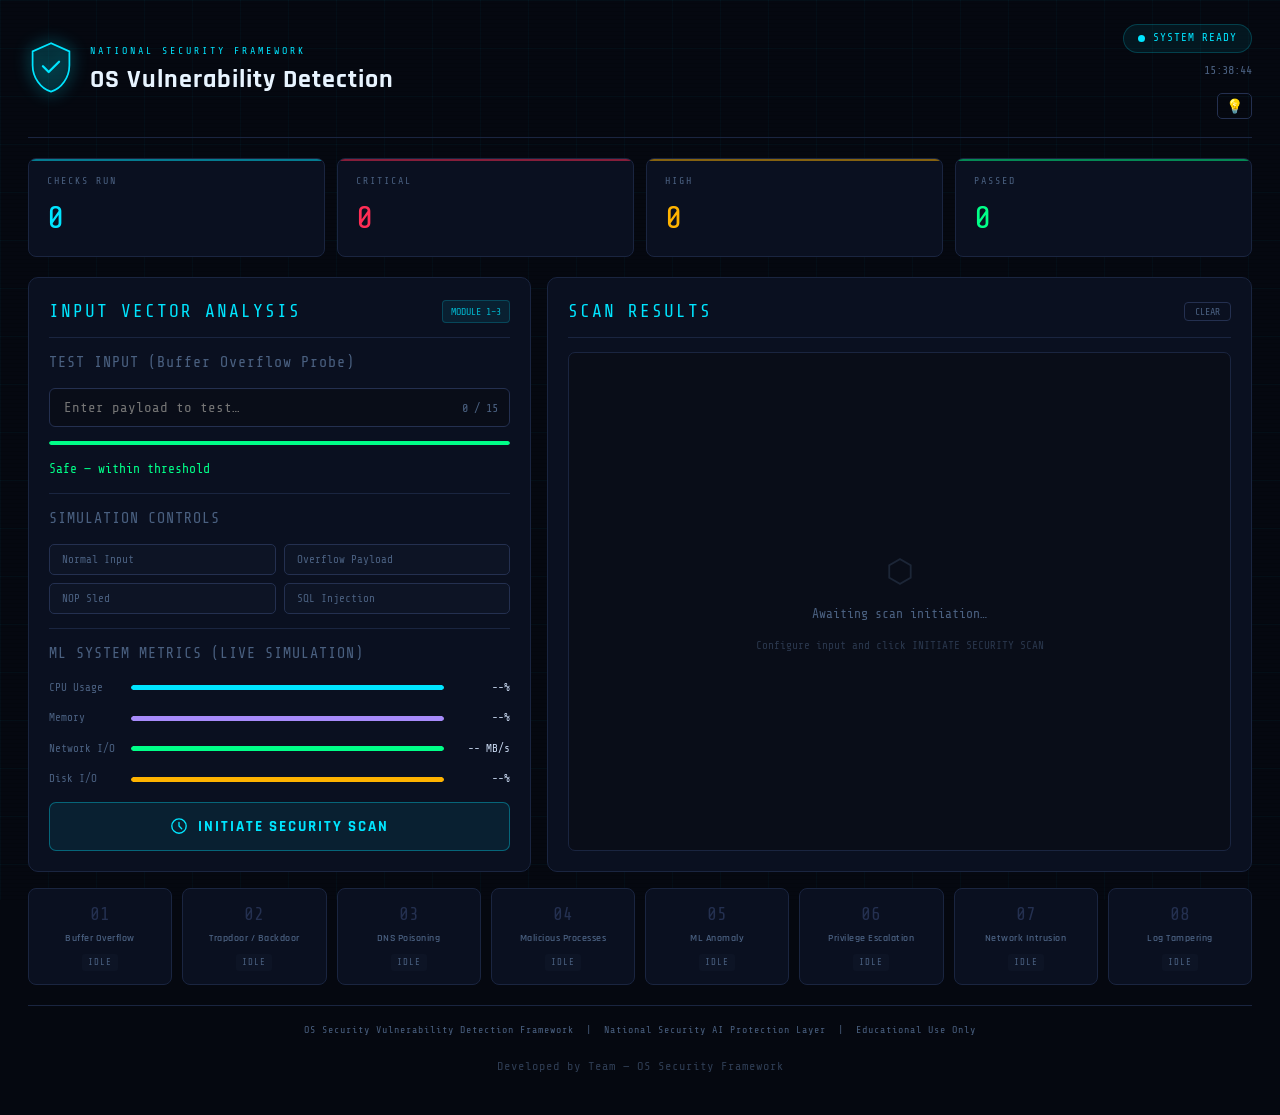
<file: index.html>
<!DOCTYPE html>
<html lang="en">
<head>
<meta charset="UTF-8"/>
<meta name="viewport" content="width=device-width, initial-scale=1.0"/>
<title>OS Security Vulnerability Detection Framework</title>
<link href="https://fonts.googleapis.com/css2?family=Share+Tech+Mono&family=Rajdhani:wght@400;600;700&display=swap" rel="stylesheet"/>
<link rel="stylesheet" href="style.css"/>
</head>
<body>

<!-- Animated grid background -->
<div class="grid-bg"></div>
<div class="scanline"></div>

<div class="wrapper">

<!-- ── HEADER ── -->
<header class="header">
<div class="header-left">
<div class="shield-icon">
<svg viewBox="0 0 40 46" fill="none" xmlns="http://www.w3.org/2000/svg">
<path d="M20 2L4 9v12c0 10.5 6.8 20.3 16 23 9.2-2.7 16-12.5 16-23V9L20 2z" stroke="var(--cyan)" stroke-width="1.5" fill="none"/>
<path d="M20 2L4 9v12c0 10.5 6.8 20.3 16 23 9.2-2.7 16-12.5 16-23V9L20 2z" fill="var(--cyan)" fill-opacity="0.06"/>
<path d="M13 22l5 5 9-9" stroke="var(--cyan)" stroke-width="2" stroke-linecap="round" stroke-linejoin="round"/>
</svg>
</div>
<div>
<div class="header-label">NATIONAL SECURITY FRAMEWORK</div>
<h1 class="header-title">OS Vulnerability Detection</h1>
</div>
</div>
<div class="header-right">
<div class="status-pill" id="statusPill">
<span class="pulse-dot"></span>
<span id="statusText">SYSTEM READY</span>
</div>
<div class="header-time" id="clockEl">--:--:--</div>
<button id="themeToggle" class="theme-btn">💡</button>
</div>
</header>

<!-- ── STAT CARDS ── -->
<div class="stat-grid">
<div class="stat-card" id="statTotal">
<div class="stat-label">CHECKS RUN</div>
<div class="stat-value" id="statTotalVal">0</div>
</div>
<div class="stat-card danger" id="statCrit">
<div class="stat-label">CRITICAL</div>
<div class="stat-value" id="statCritVal">0</div>
</div>
<div class="stat-card warn" id="statHigh">
<div class="stat-label">HIGH</div>
<div class="stat-value" id="statHighVal">0</div>
</div>
<div class="stat-card ok" id="statOk">
<div class="stat-label">PASSED</div>
<div class="stat-value" id="statOkVal">0</div>
</div>
</div>

<!-- ── MAIN GRID ── -->
<div class="main-grid">

<!-- LEFT: Input Panel -->
<div class="panel">
<div class="panel-header">
<span class="panel-title">INPUT VECTOR ANALYSIS</span>
<span class="panel-badge">MODULE 1–3</span>
</div>

<label class="field-label">TEST INPUT (Buffer Overflow Probe)</label>
<div class="input-wrap">
<input type="text" id="userInput" class="main-input" placeholder="Enter payload to test…" autocomplete="off"/>
<div class="input-len" id="inputLen">0 / 15</div>
</div>
<div class="bar-container">
<div class="bar-fill" id="inputBar"></div>
</div>
<div class="hint" id="inputHint">Safe — within threshold</div>

<div class="divider"></div>

<label class="field-label">SIMULATION CONTROLS</label>
<div class="sim-grid">
<button class="sim-btn" onclick="loadPayload('normal')">Normal Input</button>
<button class="sim-btn" onclick="loadPayload('overflow')">Overflow Payload</button>
<button class="sim-btn" onclick="loadPayload('nop')">NOP Sled</button>
<button class="sim-btn" onclick="loadPayload('sql')">SQL Injection</button>
</div>

<div class="divider"></div>

<label class="field-label">ML SYSTEM METRICS (LIVE SIMULATION)</label>
<div class="metric-row">
<span class="metric-label">CPU Usage</span>
<div class="metric-bar"><div class="metric-fill cpu" id="cpuFill"></div></div>
<span class="metric-val" id="cpuVal">--%</span>
</div>
<div class="metric-row">
<span class="metric-label">Memory</span>
<div class="metric-bar"><div class="metric-fill mem" id="memFill"></div></div>
<span class="metric-val" id="memVal">--%</span>
</div>
<div class="metric-row">
<span class="metric-label">Network I/O</span>
<div class="metric-bar"><div class="metric-fill net" id="netFill"></div></div>
<span class="metric-val" id="netVal">-- MB/s</span>
</div>
<div class="metric-row">
<span class="metric-label">Disk I/O</span>
<div class="metric-bar"><div class="metric-fill disk" id="diskFill"></div></div>
<span class="metric-val" id="diskVal">--%</span>
</div>

<button class="scan-btn" id="scanBtn" onclick="runFullScan()">
<svg class="btn-icon" viewBox="0 0 20 20" fill="none">
<circle cx="10" cy="10" r="8" stroke="currentColor" stroke-width="1.5"/>
<path d="M10 6v4l3 3" stroke="currentColor" stroke-width="1.5" stroke-linecap="round"/>
</svg>
INITIATE SECURITY SCAN
</button>
</div>

<!-- RIGHT: Results Panel -->
<div class="panel">
<div class="panel-header">
<span class="panel-title">SCAN RESULTS</span>
<button class="clear-btn" onclick="clearResults()">CLEAR</button>
</div>
<div class="output-box" id="outputBox">
<div class="empty-state">
<div class="empty-icon">⬡</div>
<div>Awaiting scan initiation…</div>
<div style="font-size:11px;margin-top:6px;opacity:0.5">Configure input and click INITIATE SECURITY SCAN</div>
</div>
</div>
</div>

</div><!-- /main-grid -->

<!-- ── MODULE STATUS ROW ── -->
<div class="module-row">
<div class="module-card" id="mod1">
<div class="mod-icon">01</div>
<div class="mod-name">Buffer Overflow</div>
<div class="mod-status" id="mod1s">IDLE</div>
</div>
<div class="module-card" id="mod2">
<div class="mod-icon">02</div>
<div class="mod-name">Trapdoor / Backdoor</div>
<div class="mod-status" id="mod2s">IDLE</div>
</div>
<div class="module-card" id="mod3">
<div class="mod-icon">03</div>
<div class="mod-name">DNS Poisoning</div>
<div class="mod-status" id="mod3s">IDLE</div>
</div>
<div class="module-card" id="mod4">
<div class="mod-icon">04</div>
<div class="mod-name">Malicious Processes</div>
<div class="mod-status" id="mod4s">IDLE</div>
</div>
<div class="module-card" id="mod5">
<div class="mod-icon">05</div>
<div class="mod-name">ML Anomaly</div>
<div class="mod-status" id="mod5s">IDLE</div>
</div>
<div class="module-card" id="mod6">
<div class="mod-icon">06</div>
<div class="mod-name">Privilege Escalation</div>
<div class="mod-status" id="mod6s">IDLE</div>
</div>
<div class="module-card" id="mod7">
<div class="mod-icon">07</div>
<div class="mod-name">Network Intrusion</div>
<div class="mod-status" id="mod7s">IDLE</div>
</div>
<div class="module-card" id="mod8">
<div class="mod-icon">08</div>
<div class="mod-name">Log Tampering</div>
<div class="mod-status" id="mod8s">IDLE</div>
</div>
</div>

<footer class="footer">
OS Security Vulnerability Detection Framework &nbsp;|&nbsp; National Security AI Protection Layer &nbsp;|&nbsp; Educational Use Only
<footer style="text-align:center; margin-top:20px; font-size:12px; opacity:0.6;">
  Developed by Team — OS Security Framework 
</footer>

</footer>

</div><!-- /wrapper -->

<script src="script.js"></script>
<script src="script.js"></script> 
</body>
</html>
</file>
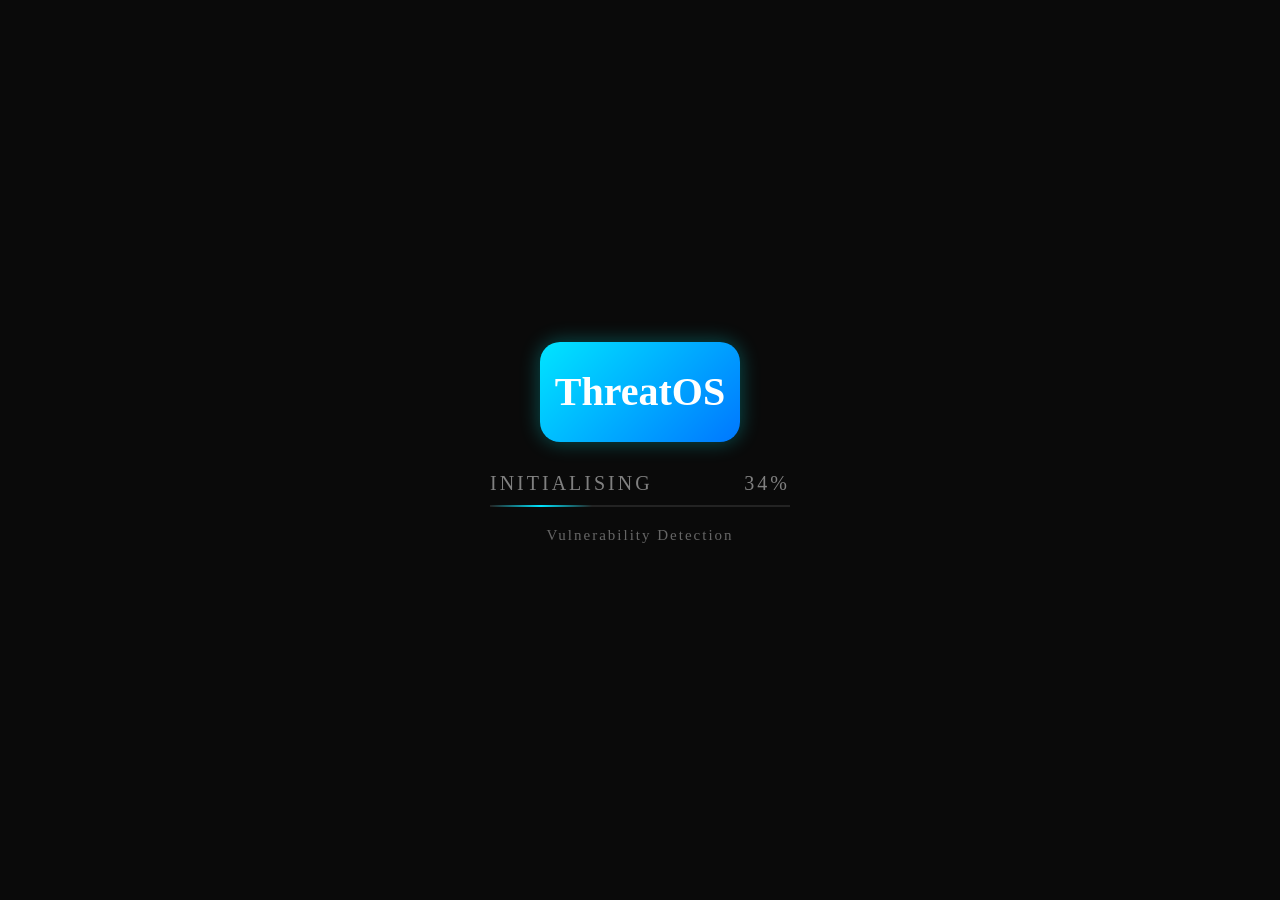
<file: loader.html>
<!DOCTYPE html>
<html lang="en">
<head>
<meta charset="UTF-8">
<title>Preloader</title>

<style>
/* ===== PRELOADER ===== */
#preloader {
  position: fixed;
  inset: 0;
  background: #0a0a0a;
  display: flex;
  align-items: center;
  justify-content: center;
  z-index: 999;
  transition: opacity 0.8s ease;
}

/* CENTER BOX */
.loader-box {
  width: 300px;
  text-align: center;
}

/* LOGO */
.logo {
  width: 200px;
  height: 100px;
  margin: auto;
  border-radius: 20px;
  background: linear-gradient(135deg, #00e5ff, #0077ff);
  color: white;
  font-size: 40px;
  font-weight: bold;
  display: flex;
  align-items: center;
  justify-content: center;
  box-shadow: 0 0 20px rgba(0,255,255,0.3);
  animation: pop 1s ease, glowPulse 2s infinite alternate;
}

/* NEW glow animation */
@keyframes glowPulse {
  from { box-shadow: 0 0 15px rgba(0,255,255,0.2); }
  to   { box-shadow: 0 0 40px rgba(0,255,255,0.6); }
}

/* LOGO ANIMATION */
@keyframes pop {
  from { transform: scale(0.7); opacity: 0; }
  to { transform: scale(1); opacity: 1; }
}

/* TEXT */
.progress-text {
  display: flex;
  justify-content: space-between;
  margin-top: 30px;
  color: gray;
  font-size: 20px;
  letter-spacing: 3px;
}

/* BAR */
.progress-bar {
  height: 2px;
  background: rgba(255,255,255,0.1);
  margin-top: 10px;
  overflow: hidden;
}

#progress-fill {
  height: 100%;
  width: 0%;
  background: linear-gradient(to right, transparent, #00e5ff, transparent);
  transition: width 0.2s linear;
}

/* BOTTOM TEXT */
.bottom-text {
  margin-top: 20px;
  font-size: 15px;
  color: #666;
  letter-spacing: 2px;
}

/* ===== MAIN CONTENT ===== */
#main-content {
  display: none;
  text-align: center;
  margin-top: 100px;
  font-family: Arial;
}
</style>

</head>
<body>

<!-- PRELOADER -->
<div id="preloader">
  <div class="loader-box">

    <div class="logo">ThreatOS</div>

    <div class="progress-text">
      <span>INITIALISING</span>
      <span id="percent">0%</span>
    </div>

    <div class="progress-bar">
      <div id="progress-fill"></div>
    </div>

    <p class="bottom-text">Vulnerability Detection</p>

  </div>
</div>

<!-- MAIN CONTENT -->
<div id="main-content">
  
</div>

<script>
let progress = 0;

const percentText = document.getElementById("percent");
const progressFill = document.getElementById("progress-fill");
const preloader = document.getElementById("preloader");
const mainContent = document.getElementById("main-content");

const interval = setInterval(() => {
  progress++;

  percentText.textContent = progress + "%";
  progressFill.style.width = progress + "%";

  if (progress >= 100) {
    clearInterval(interval);

   setTimeout(() => {
  preloader.style.opacity = "0";

  setTimeout(() => {
    window.location.href = "index.html"; // 🔥 redirect here
  }, 800);

}, 500);
  }

}, 30);
</script>

</body>
</html>
</file>
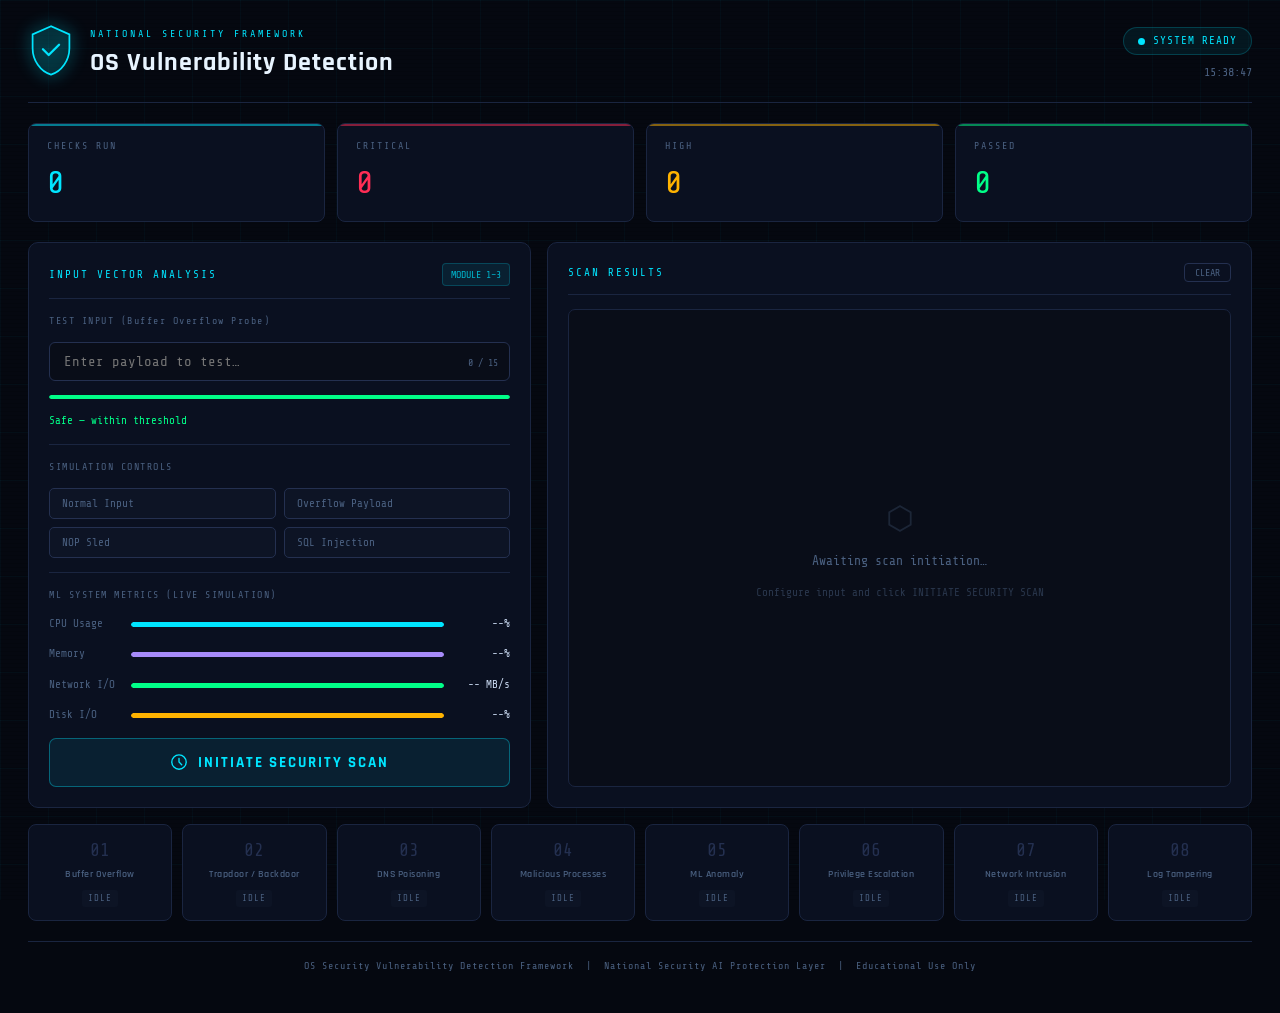
<file: security_framework_single.html>
<!DOCTYPE html>
<html lang="en">
<head>
<meta charset="UTF-8"/>
<meta name="viewport" content="width=device-width, initial-scale=1.0"/>
<title>OS Security Vulnerability Detection Framework</title>
<link href="https://fonts.googleapis.com/css2?family=Share+Tech+Mono&family=Rajdhani:wght@400;600;700&display=swap" rel="stylesheet"/>

<!-- ============================================================
     ALL CSS IS HERE — replaces style.css
     ============================================================ -->
<style>
:root {
  --bg:       #050810;
  --bg2:      #090d18;
  --bg3:      #0d1425;
  --panel:    #0a1020;
  --border:   #1a2540;
  --border2:  #243050;
  --cyan:     #00e5ff;
  --cyan2:    #00b4cc;
  --green:    #00ff88;
  --red:      #ff2d55;
  --amber:    #ffb300;
  --text:     #c8d8f0;
  --muted:    #4a6080;
  --font-mono: 'Share Tech Mono', monospace;
  --font-main: 'Rajdhani', sans-serif;
}

*, *::before, *::after { box-sizing: border-box; margin: 0; padding: 0; }

html, body {
  min-height: 100vh;
  background: var(--bg);
  color: var(--text);
  font-family: var(--font-main);
  font-size: 15px;
  line-height: 1.5;
  overflow-x: hidden;
}

.grid-bg {
  position: fixed; inset: 0; z-index: 0; pointer-events: none;
  background-image:
    linear-gradient(rgba(0,229,255,0.03) 1px, transparent 1px),
    linear-gradient(90deg, rgba(0,229,255,0.03) 1px, transparent 1px);
  background-size: 48px 48px;
  animation: gridScroll 30s linear infinite;
}
@keyframes gridScroll { to { background-position: 0 48px; } }

.scanline {
  position: fixed; inset: 0; z-index: 1; pointer-events: none;
  background: repeating-linear-gradient(
    to bottom, transparent 0px, transparent 3px,
    rgba(0,0,0,0.08) 3px, rgba(0,0,0,0.08) 4px
  );
}

.wrapper {
  position: relative; z-index: 2;
  max-width: 1440px; margin: 0 auto;
  padding: 24px 28px 40px;
}

/* Header */
.header {
  display: flex; align-items: center; justify-content: space-between;
  border-bottom: 1px solid var(--border); padding-bottom: 18px; margin-bottom: 20px;
}
.header-left  { display: flex; align-items: center; gap: 16px; }
.shield-icon  { width: 46px; flex-shrink: 0; }
.shield-icon svg { width: 100%; filter: drop-shadow(0 0 8px var(--cyan)); }
.header-label { font-family: var(--font-mono); font-size: 10px; color: var(--cyan); letter-spacing: 3px; margin-bottom: 2px; }
.header-title { font-size: 26px; font-weight: 700; letter-spacing: 1px; color: #e8f4ff; }
.header-right { display: flex; flex-direction: column; align-items: flex-end; gap: 8px; }

.status-pill {
  display: flex; align-items: center; gap: 8px;
  background: rgba(0,229,255,0.07); border: 1px solid rgba(0,229,255,0.2);
  border-radius: 20px; padding: 5px 14px;
  font-family: var(--font-mono); font-size: 11px; color: var(--cyan); letter-spacing: 1px;
}
.status-pill.danger   { background: rgba(255,45,85,0.1);  border-color: rgba(255,45,85,0.3);  color: var(--red); }
.status-pill.scanning { background: rgba(255,179,0,0.08); border-color: rgba(255,179,0,0.3);  color: var(--amber); }

.pulse-dot {
  width: 7px; height: 7px; border-radius: 50%; background: var(--cyan);
  animation: pulse 2s infinite;
}
.danger .pulse-dot   { background: var(--red); }
.scanning .pulse-dot { background: var(--amber); }
@keyframes pulse {
  0%,100% { box-shadow: 0 0 0 0 currentColor; opacity:1; }
  50%      { box-shadow: 0 0 0 5px transparent; opacity:.6; }
}
.header-time { font-family: var(--font-mono); font-size: 12px; color: var(--muted); }

/* Stat cards */
.stat-grid {
  display: grid; grid-template-columns: repeat(4, 1fr); gap: 12px; margin-bottom: 20px;
}
.stat-card {
  background: var(--panel); border: 1px solid var(--border);
  border-radius: 8px; padding: 14px 18px; position: relative; overflow: hidden;
}
.stat-card::before {
  content: ''; position: absolute; top: 0; left: 0; right: 0; height: 2px;
  background: var(--cyan); opacity: 0.5;
}
.stat-card.danger::before { background: var(--red); }
.stat-card.warn::before   { background: var(--amber); }
.stat-card.ok::before     { background: var(--green); }
.stat-label { font-family: var(--font-mono); font-size: 10px; color: var(--muted); letter-spacing: 2px; margin-bottom: 6px; }
.stat-value { font-family: var(--font-mono); font-size: 32px; color: var(--cyan); }
.stat-card.danger .stat-value { color: var(--red); }
.stat-card.warn   .stat-value { color: var(--amber); }
.stat-card.ok     .stat-value { color: var(--green); }

/* Main grid */
.main-grid {
  display: grid; grid-template-columns: 1fr 1.4fr; gap: 16px; margin-bottom: 16px;
}

/* Panel */
.panel {
  background: var(--panel); border: 1px solid var(--border);
  border-radius: 10px; padding: 20px; display: flex; flex-direction: column; gap: 14px;
}
.panel-header {
  display: flex; align-items: center; justify-content: space-between;
  border-bottom: 1px solid var(--border); padding-bottom: 12px;
}
.panel-title { font-family: var(--font-mono); font-size: 11px; color: var(--cyan); letter-spacing: 2px; }
.panel-badge {
  font-family: var(--font-mono); font-size: 10px; padding: 3px 8px;
  background: rgba(0,229,255,0.08); border: 1px solid rgba(0,229,255,0.2);
  border-radius: 4px; color: var(--cyan2);
}
.clear-btn {
  font-family: var(--font-mono); font-size: 10px; padding: 3px 10px;
  background: transparent; border: 1px solid var(--border2); border-radius: 4px;
  color: var(--muted); cursor: pointer; transition: all .2s;
}
.clear-btn:hover { border-color: var(--red); color: var(--red); }

/* Input */
.field-label { font-family: var(--font-mono); font-size: 10px; color: var(--muted); letter-spacing: 1.5px; }
.input-wrap { position: relative; }
.main-input {
  width: 100%; padding: 11px 60px 11px 14px;
  background: var(--bg2); border: 1px solid var(--border2);
  border-radius: 6px; color: var(--text); font-family: var(--font-mono); font-size: 14px;
  outline: none; transition: border-color .2s;
}
.main-input:focus { border-color: var(--cyan); box-shadow: 0 0 0 2px rgba(0,229,255,0.1); }
.main-input.danger { border-color: var(--red); box-shadow: 0 0 0 2px rgba(255,45,85,0.1); }
.input-len {
  position: absolute; right: 12px; top: 50%; transform: translateY(-50%);
  font-family: var(--font-mono); font-size: 10px; color: var(--muted);
}
.bar-container { height: 4px; background: var(--bg3); border-radius: 2px; overflow: hidden; }
.bar-fill { height: 100%; background: var(--green); transition: width .3s, background .3s; border-radius: 2px; }
.hint { font-family: var(--font-mono); font-size: 11px; color: var(--green); }
.hint.danger { color: var(--red); }

/* Sim buttons */
.sim-grid { display: grid; grid-template-columns: 1fr 1fr; gap: 8px; }
.sim-btn {
  padding: 8px 12px; background: var(--bg3); border: 1px solid var(--border2);
  border-radius: 5px; color: var(--muted); font-family: var(--font-mono); font-size: 11px;
  cursor: pointer; transition: all .2s; text-align: left;
}
.sim-btn:hover { background: rgba(0,229,255,0.07); border-color: var(--cyan); color: var(--cyan); }

/* Metrics */
.metric-row { display: flex; align-items: center; gap: 10px; }
.metric-label { font-family: var(--font-mono); font-size: 11px; color: var(--muted); width: 72px; flex-shrink: 0; }
.metric-bar { flex: 1; height: 5px; background: var(--bg3); border-radius: 3px; overflow: hidden; }
.metric-fill { height: 100%; border-radius: 3px; transition: width .8s, background .4s; }
.metric-fill.cpu  { background: var(--cyan); }
.metric-fill.mem  { background: #a78bfa; }
.metric-fill.net  { background: var(--green); }
.metric-fill.disk { background: var(--amber); }
.metric-fill.danger { background: var(--red) !important; }
.metric-val { font-family: var(--font-mono); font-size: 11px; color: var(--text); width: 56px; text-align: right; flex-shrink: 0; }

/* Scan button */
.scan-btn {
  display: flex; align-items: center; justify-content: center; gap: 10px;
  width: 100%; padding: 14px; margin-top: auto;
  background: rgba(0,229,255,0.08); border: 1px solid rgba(0,229,255,0.35);
  border-radius: 7px; color: var(--cyan); font-family: var(--font-main);
  font-size: 15px; font-weight: 700; letter-spacing: 2px; cursor: pointer;
  transition: all .25s; position: relative; overflow: hidden;
}
.scan-btn::before {
  content: ''; position: absolute; inset: 0;
  background: linear-gradient(90deg, transparent, rgba(0,229,255,0.07), transparent);
  transform: translateX(-100%);
}
.scan-btn:hover::before { animation: shimmer .6s ease forwards; }
@keyframes shimmer { to { transform: translateX(100%); } }
.scan-btn:hover { background: rgba(0,229,255,0.14); box-shadow: 0 0 20px rgba(0,229,255,0.15); }
.scan-btn:active { transform: scale(0.99); }
.scan-btn:disabled { opacity: .4; cursor: not-allowed; }
.btn-icon { width: 18px; height: 18px; flex-shrink: 0; }

/* Output */
.output-box {
  flex: 1; background: var(--bg2); border: 1px solid var(--border);
  border-radius: 7px; padding: 16px; overflow-y: auto;
  min-height: 360px; max-height: 520px;
  font-family: var(--font-mono); font-size: 12.5px;
  display: flex; flex-direction: column; gap: 6px;
}
.output-box::-webkit-scrollbar { width: 5px; }
.output-box::-webkit-scrollbar-track { background: var(--bg3); }
.output-box::-webkit-scrollbar-thumb { background: var(--border2); border-radius: 3px; }

.empty-state {
  display: flex; flex-direction: column; align-items: center; justify-content: center;
  flex: 1; color: var(--muted); font-size: 13px; gap: 8px; text-align: center;
}
.empty-icon { font-size: 32px; opacity: .3; }

.result-entry {
  display: flex; align-items: flex-start; gap: 10px;
  padding: 8px 10px; border-radius: 5px; border: 1px solid transparent;
  animation: fadeIn .3s ease;
}
@keyframes fadeIn { from { opacity:0; transform: translateY(4px); } to { opacity:1; transform:none; } }
.result-entry.ok       { background: rgba(0,255,136,0.05); border-color: rgba(0,255,136,0.12); }
.result-entry.high     { background: rgba(255,179,0,0.05); border-color: rgba(255,179,0,0.15); }
.result-entry.critical { background: rgba(255,45,85,0.06); border-color: rgba(255,45,85,0.2); }
.result-entry.info     { background: rgba(0,229,255,0.04); border-color: rgba(0,229,255,0.12); }
.result-entry.section  { background: transparent; border-color: transparent; border-top: 1px solid var(--border); padding-top: 10px; }

.re-icon { flex-shrink: 0; width: 16px; margin-top: 1px; }
.re-body { flex: 1; }
.re-title { font-weight: 400; line-height: 1.4; }
.re-title.ok       { color: var(--green); }
.re-title.high     { color: var(--amber); }
.re-title.critical { color: var(--red); }
.re-title.info     { color: var(--cyan); }
.re-title.section  { color: var(--muted); font-size: 10px; letter-spacing: 2px; }
.re-fix { font-size: 11px; color: var(--muted); margin-top: 4px; line-height: 1.5; }

.divider { height: 1px; background: var(--border); }

/* Module row */
.module-row {
  display: grid; grid-template-columns: repeat(8, 1fr); gap: 10px; margin-bottom: 20px;
}
.module-card {
  background: var(--panel); border: 1px solid var(--border);
  border-radius: 8px; padding: 12px 10px; text-align: center;
  transition: border-color .3s, background .3s;
}
.module-card.active { border-color: var(--amber); background: rgba(255,179,0,0.06); }
.module-card.ok     { border-color: rgba(0,255,136,0.3); background: rgba(0,255,136,0.04); }
.module-card.alert  { border-color: rgba(255,45,85,0.4); background: rgba(255,45,85,0.06); }

.mod-icon   { font-family: var(--font-mono); font-size: 18px; color: var(--border2); margin-bottom: 4px; }
.mod-name   { font-size: 10px; font-weight: 600; color: var(--muted); letter-spacing: .5px; margin-bottom: 5px; line-height: 1.3; }
.mod-status {
  font-family: var(--font-mono); font-size: 9px; letter-spacing: 1px;
  padding: 2px 6px; border-radius: 3px;
  background: var(--bg3); color: var(--muted); display: inline-block;
}
.module-card.active .mod-status { background: rgba(255,179,0,0.15); color: var(--amber); }
.module-card.ok     .mod-status { background: rgba(0,255,136,0.1);  color: var(--green); }
.module-card.alert  .mod-status { background: rgba(255,45,85,0.12); color: var(--red); }

.footer {
  text-align: center; font-family: var(--font-mono); font-size: 10px;
  color: var(--muted); letter-spacing: 1px; padding-top: 16px;
  border-top: 1px solid var(--border);
}

@media (max-width: 1100px) { .module-row { grid-template-columns: repeat(4,1fr); } }
@media (max-width: 820px)  { .main-grid { grid-template-columns: 1fr; } .stat-grid { grid-template-columns: repeat(2,1fr); } .module-row { grid-template-columns: repeat(2,1fr); } }
</style>
</head>
<body>

<div class="grid-bg"></div>
<div class="scanline"></div>

<div class="wrapper">

  <!-- HEADER -->
  <header class="header">
    <div class="header-left">
      <div class="shield-icon">
        <svg viewBox="0 0 40 46" fill="none" xmlns="http://www.w3.org/2000/svg">
          <path d="M20 2L4 9v12c0 10.5 6.8 20.3 16 23 9.2-2.7 16-12.5 16-23V9L20 2z" stroke="var(--cyan)" stroke-width="1.5" fill="none"/>
          <path d="M20 2L4 9v12c0 10.5 6.8 20.3 16 23 9.2-2.7 16-12.5 16-23V9L20 2z" fill="var(--cyan)" fill-opacity="0.06"/>
          <path d="M13 22l5 5 9-9" stroke="var(--cyan)" stroke-width="2" stroke-linecap="round" stroke-linejoin="round"/>
        </svg>
      </div>
      <div>
        <div class="header-label">NATIONAL SECURITY FRAMEWORK</div>
        <h1 class="header-title">OS Vulnerability Detection</h1>
      </div>
    </div>
    <div class="header-right">
      <div class="status-pill" id="statusPill">
        <span class="pulse-dot"></span>
        <span id="statusText">SYSTEM READY</span>
      </div>
      <div class="header-time" id="clockEl">--:--:--</div>
    </div>
  </header>

  <!-- STAT CARDS -->
  <div class="stat-grid">
    <div class="stat-card">
      <div class="stat-label">CHECKS RUN</div>
      <div class="stat-value" id="statTotalVal">0</div>
    </div>
    <div class="stat-card danger">
      <div class="stat-label">CRITICAL</div>
      <div class="stat-value" id="statCritVal">0</div>
    </div>
    <div class="stat-card warn">
      <div class="stat-label">HIGH</div>
      <div class="stat-value" id="statHighVal">0</div>
    </div>
    <div class="stat-card ok">
      <div class="stat-label">PASSED</div>
      <div class="stat-value" id="statOkVal">0</div>
    </div>
  </div>

  <!-- MAIN GRID -->
  <div class="main-grid">

    <!-- LEFT: Input Panel -->
    <div class="panel">
      <div class="panel-header">
        <span class="panel-title">INPUT VECTOR ANALYSIS</span>
        <span class="panel-badge">MODULE 1–3</span>
      </div>

      <label class="field-label">TEST INPUT (Buffer Overflow Probe)</label>
      <div class="input-wrap">
        <input type="text" id="userInput" class="main-input" placeholder="Enter payload to test…" autocomplete="off"/>
        <div class="input-len" id="inputLen">0 / 15</div>
      </div>
      <div class="bar-container">
        <div class="bar-fill" id="inputBar"></div>
      </div>
      <div class="hint" id="inputHint">Safe — within threshold</div>

      <div class="divider"></div>

      <label class="field-label">SIMULATION CONTROLS</label>
      <div class="sim-grid">
        <button class="sim-btn" onclick="loadPayload('normal')">Normal Input</button>
        <button class="sim-btn" onclick="loadPayload('overflow')">Overflow Payload</button>
        <button class="sim-btn" onclick="loadPayload('nop')">NOP Sled</button>
        <button class="sim-btn" onclick="loadPayload('sql')">SQL Injection</button>
      </div>

      <div class="divider"></div>

      <label class="field-label">ML SYSTEM METRICS (LIVE SIMULATION)</label>
      <div class="metric-row">
        <span class="metric-label">CPU Usage</span>
        <div class="metric-bar"><div class="metric-fill cpu" id="cpuFill"></div></div>
        <span class="metric-val" id="cpuVal">--%</span>
      </div>
      <div class="metric-row">
        <span class="metric-label">Memory</span>
        <div class="metric-bar"><div class="metric-fill mem" id="memFill"></div></div>
        <span class="metric-val" id="memVal">--%</span>
      </div>
      <div class="metric-row">
        <span class="metric-label">Network I/O</span>
        <div class="metric-bar"><div class="metric-fill net" id="netFill"></div></div>
        <span class="metric-val" id="netVal">-- MB/s</span>
      </div>
      <div class="metric-row">
        <span class="metric-label">Disk I/O</span>
        <div class="metric-bar"><div class="metric-fill disk" id="diskFill"></div></div>
        <span class="metric-val" id="diskVal">--%</span>
      </div>

      <button class="scan-btn" id="scanBtn" onclick="runFullScan()">
        <svg class="btn-icon" viewBox="0 0 20 20" fill="none">
          <circle cx="10" cy="10" r="8" stroke="currentColor" stroke-width="1.5"/>
          <path d="M10 6v4l3 3" stroke="currentColor" stroke-width="1.5" stroke-linecap="round"/>
        </svg>
        INITIATE SECURITY SCAN
      </button>
    </div>

    <!-- RIGHT: Results Panel -->
    <div class="panel">
      <div class="panel-header">
        <span class="panel-title">SCAN RESULTS</span>
        <button class="clear-btn" onclick="clearResults()">CLEAR</button>
      </div>
      <div class="output-box" id="outputBox">
        <div class="empty-state">
          <div class="empty-icon">⬡</div>
          <div>Awaiting scan initiation…</div>
          <div style="font-size:11px;margin-top:6px;opacity:0.5">Configure input and click INITIATE SECURITY SCAN</div>
        </div>
      </div>
    </div>

  </div>

  <!-- MODULE STATUS ROW -->
  <div class="module-row">
    <div class="module-card" id="mod1"><div class="mod-icon">01</div><div class="mod-name">Buffer Overflow</div><div class="mod-status" id="mod1s">IDLE</div></div>
    <div class="module-card" id="mod2"><div class="mod-icon">02</div><div class="mod-name">Trapdoor / Backdoor</div><div class="mod-status" id="mod2s">IDLE</div></div>
    <div class="module-card" id="mod3"><div class="mod-icon">03</div><div class="mod-name">DNS Poisoning</div><div class="mod-status" id="mod3s">IDLE</div></div>
    <div class="module-card" id="mod4"><div class="mod-icon">04</div><div class="mod-name">Malicious Processes</div><div class="mod-status" id="mod4s">IDLE</div></div>
    <div class="module-card" id="mod5"><div class="mod-icon">05</div><div class="mod-name">ML Anomaly</div><div class="mod-status" id="mod5s">IDLE</div></div>
    <div class="module-card" id="mod6"><div class="mod-icon">06</div><div class="mod-name">Privilege Escalation</div><div class="mod-status" id="mod6s">IDLE</div></div>
    <div class="module-card" id="mod7"><div class="mod-icon">07</div><div class="mod-name">Network Intrusion</div><div class="mod-status" id="mod7s">IDLE</div></div>
    <div class="module-card" id="mod8"><div class="mod-icon">08</div><div class="mod-name">Log Tampering</div><div class="mod-status" id="mod8s">IDLE</div></div>
  </div>

  <footer class="footer">
    OS Security Vulnerability Detection Framework &nbsp;|&nbsp; National Security AI Protection Layer &nbsp;|&nbsp; Educational Use Only
  </footer>

</div>

<!-- ============================================================
     ALL JAVASCRIPT IS HERE — replaces script.js
     ============================================================ -->
<script>
const MAX_BUF = 15;
let isScanning = false;
let totalChecks = 0, totalCrit = 0, totalHigh = 0, totalOk = 0;

/* Clock */
function updateClock() {
  document.getElementById("clockEl").textContent =
    new Date().toLocaleTimeString("en-GB", { hour12: false });
}
setInterval(updateClock, 1000);
updateClock();

/* Live metrics simulation */
setInterval(() => {
  const cpu  = Math.round(Math.random() * 60 + 5);
  const mem  = Math.round(Math.random() * 50 + 20);
  const net  = +(Math.random() * 8).toFixed(2);
  const disk = Math.round(Math.random() * 40 + 10);
  setMetric("cpu",  cpu,  cpu + "%",   cpu  > 80);
  setMetric("mem",  mem,  mem + "%",   mem  > 85);
  setMetric("net",  Math.min(net * 12.5, 100), net + " MB/s", net > 5);
  setMetric("disk", disk, disk + "%",  disk > 90);
}, 1500);

function setMetric(id, pct, label, danger) {
  const fill = document.getElementById(id + "Fill");
  const val  = document.getElementById(id + "Val");
  fill.style.width = pct + "%";
  fill.classList.toggle("danger", danger);
  val.textContent = label;
  val.style.color = danger ? "var(--red)" : "";
}

/* Input tracker */
document.getElementById("userInput").addEventListener("input", function () {
  const len  = this.value.length;
  const over = len > MAX_BUF;
  document.getElementById("inputLen").textContent = `${len} / ${MAX_BUF}`;
  document.getElementById("inputBar").style.width = Math.min((len / MAX_BUF) * 100, 100) + "%";
  document.getElementById("inputBar").style.background =
    over ? "var(--red)" : len > MAX_BUF * 0.7 ? "var(--amber)" : "var(--green)";
  this.classList.toggle("danger", over);
  const hint = document.getElementById("inputHint");
  hint.textContent = over ? `OVERFLOW — exceeds threshold by ${len - MAX_BUF} chars` : "Safe — within threshold";
  hint.className = "hint" + (over ? " danger" : "");
});

/* Payload presets */
function loadPayload(type) {
  const map = {
    normal:   "hello_world",
    overflow: "A".repeat(64) + "BBBBBBBB",
    nop:      "\x90".repeat(40) + "\xcc\xcc",
    sql:      "' OR '1'='1'; DROP TABLE users;--",
  };
  document.getElementById("userInput").value = map[type] || "";
  document.getElementById("userInput").dispatchEvent(new Event("input"));
}

/* Output helpers */
function clearResults() {
  document.getElementById("outputBox").innerHTML = `
    <div class="empty-state">
      <div class="empty-icon">⬡</div>
      <div>Results cleared — ready for next scan.</div>
    </div>`;
  totalChecks = totalCrit = totalHigh = totalOk = 0;
  updateStats();
  ["mod1","mod2","mod3","mod4","mod5","mod6","mod7","mod8"].forEach(id => setModuleState(id,"IDLE",""));
  setStatus("SYSTEM READY", "");
}

function addEntry(type, icon, title, fix = "") {
  const box = document.getElementById("outputBox");
  const es = box.querySelector(".empty-state");
  if (es) es.remove();
  const div = document.createElement("div");
  div.className = `result-entry ${type}`;
  div.innerHTML = `<div class="re-icon">${icon}</div><div class="re-body"><div class="re-title ${type}">${title}</div>${fix ? `<div class="re-fix">Fix: ${fix}</div>` : ""}</div>`;
  box.appendChild(div);
  box.scrollTop = box.scrollHeight;
}

function addSection(label) {
  const box = document.getElementById("outputBox");
  const div = document.createElement("div");
  div.className = "result-entry section";
  div.innerHTML = `<div class="re-title section">${label}</div>`;
  box.appendChild(div);
}

function updateStats() {
  document.getElementById("statTotalVal").textContent = totalChecks;
  document.getElementById("statCritVal").textContent  = totalCrit;
  document.getElementById("statHighVal").textContent  = totalHigh;
  document.getElementById("statOkVal").textContent    = totalOk;
}

function setStatus(text, cls) {
  document.getElementById("statusPill").className = "status-pill" + (cls ? " " + cls : "");
  document.getElementById("statusText").textContent = text;
}

function setModuleState(id, statusText, cls) {
  document.getElementById(id).className = "module-card" + (cls ? " " + cls : "");
  document.getElementById(id + "s").textContent = statusText;
}

const delay = ms => new Promise(r => setTimeout(r, ms));

/* ── Module checks ── */
async function checkBufferOverflow(input) {
  setModuleState("mod1","SCANNING…","active");
  await delay(400);
  totalChecks++;
  const len = input.length;
  const hasSql  = /('|--|;|DROP|SELECT|INSERT|UPDATE|DELETE|UNION)/i.test(input);
  const hasNull = input.includes("\x00") || input.includes("\x90");
  const lowDiv  = new Set(input).size <= 2 && len > 8;

  if (len > MAX_BUF) {
    totalCrit++;
    addEntry("critical","⬛",`Buffer Overflow — input length ${len} exceeds threshold by ${len - MAX_BUF} chars`,
      "Use strncpy(), fgets(), stack canaries, ASLR, and input length validation at API gateway.");
    setModuleState("mod1","ALERT","alert");
  } else if (hasSql) {
    totalHigh++;
    addEntry("high","▲","SQL Injection pattern in input",
      "Use prepared statements. Never concatenate raw user input into queries.");
    setModuleState("mod1","WARN","alert");
  } else if (hasNull || lowDiv) {
    totalHigh++;
    addEntry("high","▲","NOP-sled / shellcode pattern detected (low char diversity)",
      "Reject inputs with abnormal byte patterns. Enable DEP/NX bit and ASLR.");
    setModuleState("mod1","WARN","alert");
  } else {
    totalOk++;
    addEntry("ok","●",`Buffer Overflow — input safe (length ${len}, threshold ${MAX_BUF})`);
    setModuleState("mod1","SAFE","ok");
  }
  updateStats();
}

async function checkTrapdoor() {
  setModuleState("mod2","SCANNING…","active");
  await delay(600);
  totalChecks++;
  const triggered = Math.random() < 0.18;
  if (triggered) {
    totalCrit++;
    addEntry("critical","⬛","Trapdoor/Backdoor File Detected: ./uploads/.hidden_payload.sh",
      "Delete file, audit user accounts, run antivirus scan, review cron jobs.");
    setModuleState("mod2","ALERT","alert");
  } else if (Math.random() < 0.12) {
    totalHigh++;
    addEntry("high","▲","File Integrity Violation: /etc/passwd hash mismatch — possible tampering",
      "Restore from known-good backup. Check audit logs for recent modifications.");
    setModuleState("mod2","WARN","alert");
  } else {
    totalOk++;
    addEntry("ok","●","Trapdoor Monitor — No suspicious files. File integrity OK.");
    setModuleState("mod2","SAFE","ok");
  }
  updateStats();
}

async function checkDNS() {
  setModuleState("mod3","SCANNING…","active");
  await delay(700);
  totalChecks++;
  const domains = {
    "google.com":  ["142.250.","172.217.","74.125.","216.58.","64.233.","34."],
    "github.com":  ["140.82.","20.205.","192.30.","185.199."],
    "openai.com":  ["104.18.","172.64.","104.26."],
  };
  let poisoned = false;
  for (const [domain, prefixes] of Object.entries(domains)) {
    const poison = Math.random() < 0.1;
    const ip = poison
      ? "185.220." + Math.floor(Math.random()*200) + "." + Math.floor(Math.random()*200)
      : prefixes[0] + Math.floor(Math.random()*200) + "." + Math.floor(Math.random()*200);
    /* BUG FIX: original had `prefix > ip.startsWith(...)` — wrong operator */
    const safe = prefixes.some(prefix => ip.startsWith(prefix));
    if (!safe) {
      poisoned = true; totalCrit++;
      addEntry("critical","⬛",`DNS Cache Poisoning — ${domain} resolved to ${ip} (not whitelisted)`,
        "Flush DNS: sudo systemd-resolve --flush-caches  |  Enable DNSSEC on resolver.");
      setModuleState("mod3","ALERT","alert");
    } else {
      addEntry("ok","●",`DNS Safe — ${domain} → ${ip}`);
    }
  }
  if (!poisoned) { totalOk++; setModuleState("mod3","SAFE","ok"); }
  updateStats();
}

async function checkProcesses() {
  setModuleState("mod4","SCANNING…","active");
  await delay(800);
  totalChecks++;
  const MALICIOUS = ["nc","ncat","hydra","meterpreter","msfconsole","john","hashcat","mimikatz","sqlmap","nikto","gobuster","masscan","airmon-ng"];
  const SUSP_PORTS = {4444:"Metasploit listener",1337:"Backdoor port",31337:"Elite hacker port",9999:"Reverse shell"};
  const procs = [{name:"chrome",pid:1023},{name:"nginx",pid:1100},{name:"python3",pid:2001},{name:"sshd",pid:888}];
  if (Math.random()<0.15) procs.push({name:"nc",pid:3999,user:"unknown"});
  if (Math.random()<0.10) procs.push({name:"msfconsole",pid:4001,user:"root"});
  let found = false;
  for (const p of procs) {
    if (MALICIOUS.includes(p.name.toLowerCase())) {
      found = true; totalCrit++;
      addEntry("critical","⬛",`Malicious Process: ${p.name}  PID:${p.pid}  User:${p.user||"unknown"}`,
        `Kill: sudo kill -9 ${p.pid}  |  Audit ports: ss -tulnp`);
      setModuleState("mod4","ALERT","alert");
    }
  }
  if (Math.random()<0.1) {
    const [port,reason] = Object.entries(SUSP_PORTS)[Math.floor(Math.random()*4)];
    found = true; totalHigh++;
    addEntry("high","▲",`Suspicious Listening Port ${port} — ${reason}`,
      `Close: sudo fuser -k ${port}/tcp  |  Inspect: lsof -i :${port}`);
  }
  if (!found) { totalOk++; addEntry("ok","●","Malicious Processes — No threats in process list or port table."); setModuleState("mod4","SAFE","ok"); }
  updateStats();
}

async function checkMLAnomaly() {
  setModuleState("mod5","TRAINING…","active");
  await delay(1200);
  totalChecks++;
  const cpu = Math.round(Math.random()*100), mem = Math.round(Math.random()*100);
  const net = Math.round(Math.random()*100), disk = Math.round(Math.random()*100);
  const score = +((-1*(cpu*.4+mem*.3+net*.2+disk*.1)/100)+0.5).toFixed(3);
  const anomaly = cpu>85 || mem>90 || net>80;
  if (anomaly) {
    totalHigh++;
    addEntry("high","▲",`ML Anomaly — Isolation Forest score:${score} | CPU:${cpu}% MEM:${mem}% NET:${net}%`,
      "Inspect: top, htop, iotop, nethogs — investigate which processes cause spikes.");
    setModuleState("mod5","ANOMALY","alert");
  } else {
    totalOk++;
    addEntry("ok","●",`ML Anomaly Detector — Normal (score:${score} | CPU:${cpu}% MEM:${mem}%)`);
    setModuleState("mod5","NORMAL","ok");
  }
  updateStats();
}

async function checkPrivilege() {
  setModuleState("mod6","SCANNING…","active");
  await delay(600);
  totalChecks++;
  let found = false;
  if (Math.random()<0.12) {
    found = true; totalHigh++;
    addEntry("high","▲","Unexpected SUID Binary: /usr/local/bin/custom_tool (4755)",
      "Remove SUID: chmod u-s /usr/local/bin/custom_tool  |  Audit all: find / -perm -4000");
  }
  if (Math.random()<0.08) {
    found = true; totalHigh++;
    addEntry("high","▲","World-Writable Critical File: /etc/cron.d/job.conf (0777)",
      "Fix: chmod 644 /etc/cron.d/job.conf  |  Audit: find /etc -perm -o+w");
  }
  if (!found) { totalOk++; addEntry("ok","●","Privilege Escalation — No unexpected SUID binaries or world-writable files."); setModuleState("mod6","SAFE","ok"); }
  else setModuleState("mod6","ALERT","alert");
  updateStats();
}

async function checkNetwork() {
  setModuleState("mod7","SCANNING…","active");
  await delay(700);
  totalChecks++;
  let found = false;
  if (Math.random()<0.08) {
    found = true; totalCrit++;
    addEntry("critical","⬛","Data Exfiltration Alert — 612 MB/s outbound spike detected",
      "Isolate machine: iptables -A OUTPUT -j DROP  |  Contact security team immediately.");
    setModuleState("mod7","ALERT","alert");
  }
  if (Math.random()<0.12) {
    found = true; totalHigh++;
    addEntry("high","▲","Suspicious Connection → 185.220.101.47:4444 (PID 3721)",
      "Kill: sudo ss -K dst 185.220.101.47  |  Block: iptables -A OUTPUT -d 185.220.101.47 -j DROP");
    if (!found) setModuleState("mod7","ALERT","alert");
  }
  if (!found) { totalOk++; addEntry("ok","●","Network Intrusion — No suspicious connections or bandwidth spikes."); setModuleState("mod7","SAFE","ok"); }
  updateStats();
}

async function checkLogTampering() {
  setModuleState("mod8","SCANNING…","active");
  await delay(500);
  totalChecks++;
  if (Math.random()<0.1) {
    const logs = ["/var/log/auth.log","/var/log/syslog","/var/log/kern.log"];
    totalCrit++;
    addEntry("critical","⬛",`Log Tampering — ${logs[Math.floor(Math.random()*3)]} shrunk (48320 → 0 bytes)`,
      "Restore from backup. Set immutable: chattr +a /var/log/auth.log  |  Review auditd rules.");
    setModuleState("mod8","ALERT","alert");
  } else {
    totalOk++;
    addEntry("ok","●","Log Integrity — All critical log files intact, sizes nominal.");
    setModuleState("mod8","SAFE","ok");
  }
  updateStats();
}

/* Main scan orchestrator */
async function runFullScan() {
  if (isScanning) return;
  isScanning = true;
  const btn = document.getElementById("scanBtn");
  btn.disabled = true;
  btn.textContent = "SCANNING…";
  totalChecks = totalCrit = totalHigh = totalOk = 0;
  updateStats();
  document.getElementById("outputBox").innerHTML = "";
  setStatus("SCANNING","scanning");

  addSection("SCAN INITIATED — " + new Date().toLocaleTimeString());
  addEntry("info","i",`Host: ${location.hostname||"localhost"}  |  Input length: ${document.getElementById("userInput").value.length}  |  Threshold: ${MAX_BUF}`);

  addSection("MODULE 01 — BUFFER OVERFLOW DETECTION");
  await checkBufferOverflow(document.getElementById("userInput").value);
  addSection("MODULE 02 — TRAPDOOR & FILE INTEGRITY");
  await checkTrapdoor();
  addSection("MODULE 03 — DNS CACHE POISONING");
  await checkDNS();
  addSection("MODULE 04 — MALICIOUS PROCESS DETECTION");
  await checkProcesses();
  addSection("MODULE 05 — ML ANOMALY DETECTION");
  await checkMLAnomaly();
  addSection("MODULE 06 — PRIVILEGE ESCALATION");
  await checkPrivilege();
  addSection("MODULE 07 — NETWORK INTRUSION");
  await checkNetwork();
  addSection("MODULE 08 — LOG TAMPERING");
  await checkLogTampering();

  addSection("SCAN COMPLETE");
  const verdict = totalCrit>0 ? "critical" : totalHigh>0 ? "high" : "ok";
  const icons   = {critical:"⬛",high:"▲",ok:"●"};
  const msgs    = {
    critical:`CRITICAL THREATS FOUND — ${totalCrit} critical, ${totalHigh} high. Immediate action required.`,
    high:    `WARNINGS DETECTED — ${totalHigh} high-severity issue(s) need attention.`,
    ok:      `ALL CLEAR — ${totalOk} checks passed. No active threats detected.`,
  };
  addEntry(verdict, icons[verdict], msgs[verdict]);

  if (totalCrit>0) setStatus("THREATS DETECTED","danger");
  else if (totalHigh>0) setStatus("WARNINGS ACTIVE","scanning");
  else setStatus("ALL CLEAR","");

  btn.disabled = false;
  btn.innerHTML = `<svg class="btn-icon" viewBox="0 0 20 20" fill="none"><circle cx="10" cy="10" r="8" stroke="currentColor" stroke-width="1.5"/><path d="M10 6v4l3 3" stroke="currentColor" stroke-width="1.5" stroke-linecap="round"/></svg> INITIATE SECURITY SCAN`;
  isScanning = false;
}
</script>
</body>
</html>
</file>
<file: style.css>
/* ============================================================
   OS Security Vulnerability Detection Framework
   Style — Dark Military Cyber Aesthetic
   ============================================================ */

:root {
  --bg:       #050810;
  --bg2:      #090d18;
  --bg3:      #0d1425;
  --panel:    #0a1020;
  --border:   #1a2540;
  --border2:  #243050;
  --cyan:     #00e5ff;
  --cyan2:    #00b4cc;
  --green:    #00ff88;
  --red:      #ff2d55;
  --amber:    #ffb300;
  --text:     #c8d8f0;
  --muted:    #4a6080;
  --font-mono: 'Share Tech Mono', monospace;
  --font-main: 'Rajdhani', sans-serif;
}

*, *::before, *::after { box-sizing: border-box; margin: 0; padding: 0; }

/* add loader css  */
#loader {
       position: fixed;
       width: 100%;
       height: 100%;
       background: black;
       color: cyan;
       display: flex;
       justify-content: center;
       align-items: center;
       z-index: 9999;
       font-size: 20px;
}

/* Theme Toggle Button */
.theme-btn {
  margin-top: 6px;
  background: transparent;
  border: 1px solid var(--border2);
  color: var(--cyan);
  padding: 4px 8px;
  border-radius: 5px;
  cursor: pointer;
  font-size: 14px;
}

.theme-btn:hover {
  border-color: var(--cyan);
  box-shadow: 0 0 5px var(--cyan);
}

/* Light Mode */   changes the color variables to a lighter palette while keeping the same structure */
/* .light-mode {
  --bg: #f5f7fb;
  --bg2: #ffffff;
  --bg3: #e6ecf5;
  --panel: #ffffff;
  --border: #d0d7e2;
  --border2: #b8c2d1;
  --text: #1a1a1a;
  --muted: #5c6b7a;
} */
 body.light-mode {
  --bg: #f4f7fb;
  --bg2: #ffffff;
  --bg3: #e9eef5;
  --panel: #ffffff;
  --border: #d6dce6;
  --border2: #c3ccd8;
  --text: #111;
  --muted: #555;
}
/* ── Apply Light Background Properly ───────────────── */

body.light-mode {
  background: var(--bg);
}

/* panels */
body.light-mode .panel,
body.light-mode .stat-card,
body.light-mode .output-box {
  background: var(--panel);
}

/* inputs */
body.light-mode .main-input {
  background: var(--bg2);
}

/* bars & small sections */
body.light-mode .bar-container,
body.light-mode .metric-bar {
  background: var(--bg3);
}

/* ── Light Mode Text Fix ───────────────────────── */

body.light-mode {
  color: #111; 
}


body.light-mode .header-title {
  color: #000;
}


body.light-mode .header-label,
body.light-mode .field-label,
body.light-mode .panel-title,
body.light-mode .stat-label {
  color: #444;
}


body.light-mode .stat-value {
  color: #000;
}


body.light-mode .main-input {
  color: #000;
}


body.light-mode .re-title {
  color: #000;
}


body.light-mode .hint {
  color: #333;
}

body.light-mode .output-box {
  color: #111;
}
body.light-mode .panel {
  box-shadow: 0 2px 8px rgba(0,0,0,0.05);
}  


html.light-mode,
body.light-mode {
  background: #f4f7fb !important;
}
body.light-mode .grid-bg {
  background-image:
    linear-gradient(rgba(0,0,0,0.03) 1px, transparent 1px),
    linear-gradient(90deg, rgba(0,0,0,0.03) 1px, transparent 1px);
}
body.light-mode .scanline {
  background: repeating-linear-gradient(
    to bottom,
    transparent 0px,
    transparent 3px,
    rgba(0,0,0,0.03) 3px,
    rgba(0,0,0,0.03) 4px
  );
}

/* ////////////////////// */
/* ── Light Mode Text Final Fix ───────────────── */

body.light-mode {
  color: #111;
}

body.light-mode * {
  color: inherit;
}
/* ── Light Blue Boxes ───────────────── */

body.light-mode .panel,
body.light-mode .stat-card,
body.light-mode .output-box {
  background: #d1cffc;   /* light blue */
  border: 1px solid #021128;
}
body.light-mode .sim-btn,
body.light-mode .scan-btn {
  background: hsl(176, 92%, 90%);
  border: 1px solid #74b5fb;
  color: #003366;
}
body.light-mode .panel {
  box-shadow: 0 4px 12px rgba(0, 123, 255, 0.1);
}

/* ── Input Field Light Mode Fix ───────────────── */

body.light-mode .main-input {
  background: #f6eaea;   /* light background */
  color: #000000;        /* black text */
  border: 1px solid #001534;
}

/* placeholder text */
body.light-mode .main-input::placeholder {
  color: #3a0a0a;
}
/* ── Module Boxes Light Mode Fix ───────────────── */

body.light-mode .module-card {
  background: #e6f2ff;   /* light blue */
  border: 1px solid #a3cfff;
  color: #0b4039;
  font-size: 8px;
}

/* module title text */
body.light-mode .mod-name {
  color: #0a2123;
  font-size:15px ;
}
/* ===== FIX: SAFE / ALERT TEXT VISIBILITY (LIGHT MODE) ===== */

body.light-mode .mod-status {
  font-weight: 700;
  letter-spacing: 1px;
  font-size: 11px;
  padding: 4px 8px;
  border-radius: 5px;
}

/* SAFE (green) */
body.light-mode .module-card.ok .mod-status {
  background: #d4edda;
  color: #14532d;   /* dark green */
  border: 1px solid #86efac;
}

/* ALERT (red) */
body.light-mode .module-card.alert .mod-status {
  background: #f8d7da;
  color: #7f1d1d;   /* dark red */
  border: 1px solid #fca5a5;
}

/* SCANNING (yellow) */
body.light-mode .module-card.active .mod-status {
  background: #fff3cd;
  color: #78350f;
  border: 1px solid #fde68a;
}

/* DEFAULT */
body.light-mode .mod-status {
  background: #e0f2fe;
  color: #0c4a6e;
  border: 1px solid #7dd3fc;
}

/* Text visibility improve */
body.light-mode .module-card {
  color: #0f172a;
}

body.light-mode .mod-name {
  color: #020617;
  font-weight: 600;
}

/* module status text */
body.light-mode .mod-status {
  background: #d9ecff;
  color: #003366;
}
body.light-mode .module-card.active {
  background: #f3dc91;
  border-color: #1e1a06;
}

body.light-mode .module-card.ok {
  background: #9aeeae;
  border-color: #031e09;
}

body.light-mode .module-card.alert {
  background: #edb4b8;
  border-color: #8f121e;

}

/* scan results css and  */
body.light-mode .result-entry.ok {
  background: #d4f8e8;
  border-color: #2ecc71;
}
body.light-mode .result-entry.high {
  background: #fff3cd;
  border-color: #ffb300;
}
body.light-mode .result-entry.critical {
  background: #f8d7da;
  border-color: #ff2d55;
}
body.light-mode .result-entry.info {
  background: #d1ecf1;
  border-color: #00e5ff;
}
/* changes in lightmode on os vulnerability symbol */
body.light-mode .shield-icon svg {
  filter: drop-shadow(0 0 8px #fefff9);
  color: #00e5ff;
}
/* color change in border hover of lightbulb moon*/
body.light-mode .theme-btn:hover {
  border-color: #010707;
  box-shadow: 0 0 7px #141c1d;
  background-color: #f3f3fa;
}
/*  */
/* making changing in last 8 divs inside it  there is written alert,analogy , scanning and safe , need to highlight it on lightmode  */
body.light-mode .status-pill.danger {
  background: rgba(255, 45, 85, 0.15);
  border-color: rgba(255, 45, 85, 0.3);
  color: #ff2d55;
  font-size: 12px;
}


/* changes completes */

html, body {
  min-height: 100vh;
  background: var(--bg);
  color: var(--text);
  font-family: var(--font-main);
  font-size: 15px;
  line-height: 1.5;
  overflow-x: hidden;
}

/* ── Animated grid background ── */
.grid-bg {
  position: fixed; inset: 0; z-index: 0; pointer-events: none;
  background-image:
    linear-gradient(rgba(0,229,255,0.03) 1px, transparent 1px),
    linear-gradient(90deg, rgba(0,229,255,0.03) 1px, transparent 1px);
  background-size: 48px 48px;
  animation: gridScroll 30s linear infinite;
}
@keyframes gridScroll { to { background-position: 0 48px; } }

.scanline {
  position: fixed; inset: 0; z-index: 1; pointer-events: none;
  background: repeating-linear-gradient(
    to bottom,
    transparent 0px,
    transparent 3px,
    rgba(0,0,0,0.08) 3px,
    rgba(0,0,0,0.08) 4px
  );
}

.wrapper {
  position: relative; z-index: 2;
  max-width: 1440px; margin: 0 auto;
  padding: 24px 28px 40px;
}

/* ── Header ── */
.header {
  display: flex; align-items: center; justify-content: space-between;
  border-bottom: 1px solid var(--border); padding-bottom: 18px; margin-bottom: 20px;
}
.header-left  { display: flex; align-items: center; gap: 16px; }
.shield-icon  { width: 46px; flex-shrink: 0; }
.shield-icon svg { width: 100%; filter: drop-shadow(0 0 8px var(--cyan)); }
.header-label { font-family: var(--font-mono); font-size: 10px; color: var(--cyan); letter-spacing: 3px; margin-bottom: 2px; }
.header-title { font-size: 26px; font-weight: 700; letter-spacing: 1px; color: #e8f4ff; }
.header-right { display: flex; flex-direction: column; align-items: flex-end; gap: 8px; }

.status-pill {
  display: flex; align-items: center; gap: 8px;
  background: rgba(0,229,255,0.07); border: 1px solid rgba(0,229,255,0.2);
  border-radius: 20px; padding: 5px 14px;
  font-family: var(--font-mono); font-size: 11px; color: var(--cyan); letter-spacing: 1px;
}
.status-pill.danger { background: rgba(255,45,85,0.1); border-color: rgba(255,45,85,0.3); color: var(--red); }
.status-pill.scanning { background: rgba(255,179,0,0.08); border-color: rgba(255,179,0,0.3); color: var(--amber); }

.pulse-dot {
  width: 7px; height: 7px; border-radius: 50%; background: var(--cyan);
  animation: pulse 2s infinite;
}
.danger .pulse-dot   { background: var(--red); }
.scanning .pulse-dot { background: var(--amber); }
@keyframes pulse {
  0%,100% { box-shadow: 0 0 0 0 currentColor; opacity:1; }
  50%      { box-shadow: 0 0 0 5px transparent; opacity:.6; }
}

.header-time { font-family: var(--font-mono); font-size: 12px; color: var(--muted); }

/* ── Stat cards ── */
.stat-grid {
  display: grid; grid-template-columns: repeat(4, 1fr); gap: 12px; margin-bottom: 20px;
}
.stat-card {
  background: var(--panel); border: 1px solid var(--border);
  border-radius: 8px; padding: 14px 18px;
  position: relative; overflow: hidden;
}
.stat-card::before {
  content: ''; position: absolute; top: 0; left: 0; right: 0; height: 2px;
  background: var(--cyan); opacity: 0.5;
}
.stat-card.danger::before { background: var(--red); }
.stat-card.warn::before   { background: var(--amber); }
.stat-card.ok::before     { background: var(--green); }
.stat-label { font-family: var(--font-mono); font-size: 10px; color: var(--muted); letter-spacing: 2px; margin-bottom: 6px; }
.stat-value { font-family: var(--font-mono); font-size: 32px; font-weight: 400; color: var(--cyan); }
.stat-card.danger .stat-value { color: var(--red); }
.stat-card.warn   .stat-value { color: var(--amber); }
.stat-card.ok     .stat-value { color: var(--green); }

/* ── Main grid ── */
.main-grid {
  display: grid; grid-template-columns: 1fr 1.4fr; gap: 16px; margin-bottom: 16px;
}

/* ── Panel ── */
.panel {
  background: var(--panel); border: 1px solid var(--border);
  border-radius: 10px; padding: 20px; display: flex; flex-direction: column; gap: 14px;
}
.panel-header {
  display: flex; align-items: center; justify-content: space-between;
  border-bottom: 1px solid var(--border); padding-bottom: 12px;
}
.panel-title { font-family: var(--font-mono); font-size: 18px; color: var(--cyan); letter-spacing: 2px; }
.panel-badge {
  font-family: var(--font-mono); font-size: 10px; padding: 3px 8px;
  background: rgba(0,229,255,0.08); border: 1px solid rgba(0,229,255,0.2);
  border-radius: 4px; color: var(--cyan2);
}
.clear-btn {
  font-family: var(--font-mono); font-size: 10px; padding: 3px 10px;
  background: transparent; border: 1px solid var(--border2); border-radius: 4px;
  color: var(--muted); cursor: pointer; transition: all .2s;
}
.clear-btn:hover { border-color: var(--red); color: var(--red); }

/* ── Input ── */
.field-label { font-family: var(--font-mono); font-size: 15px; color: var(--muted); letter-spacing: 1px; }

.input-wrap { position: relative; }
.main-input {
  width: 100%; padding: 11px 60px 11px 14px;
  background: var(--bg2); border: 1px solid var(--border2);
  border-radius: 6px; color: var(--text); font-family: var(--font-mono); font-size: 14px;
  outline: none; transition: border-color .2s;
}
.main-input:focus { border-color: var(--cyan); box-shadow: 0 0 0 2px rgba(0,229,255,0.1); }
.main-input.danger { border-color: var(--red); box-shadow: 0 0 0 2px rgba(255,45,85,0.1); }
.input-len {
  position: absolute; right: 12px; top: 50%; transform: translateY(-50%);
  font-family: var(--font-mono); font-size: 12px; color: var(--muted);
}

.bar-container { height: 4px; background: var(--bg3); border-radius: 2px; overflow: hidden; }
.bar-fill { height: 100%; background: var(--green); transition: width .3s, background .3s; border-radius: 2px; }

.hint { font-family: var(--font-mono); font-size: 13px; color: var(--green); }
.hint.danger { color: var(--red); }

/* ── Simulation buttons ── */
.sim-grid { display: grid; grid-template-columns: 1fr 1fr; gap: 8px; }
.sim-btn {
  padding: 8px 12px; background: var(--bg3); border: 1px solid var(--border2);
  border-radius: 5px; color: var(--muted); font-family: var(--font-mono); font-size: 11px;
  cursor: pointer; transition: all .2s; text-align: left;
}
.sim-btn:hover { background: rgba(0,229,255,0.07); border-color: var(--cyan); color: var(--cyan); }

/* ── Metric bars ── */
.metric-row { display: flex; align-items: center; gap: 10px; }
.metric-label { font-family: var(--font-mono); font-size: 11px; color: var(--muted); width: 72px; flex-shrink: 0; }
.metric-bar { flex: 1; height: 5px; background: var(--bg3); border-radius: 3px; overflow: hidden; }
.metric-fill { height: 100%; border-radius: 3px; transition: width .8s, background .4s; }
.metric-fill.cpu  { background: var(--cyan); }
.metric-fill.mem  { background: #a78bfa; }
.metric-fill.net  { background: var(--green); }
.metric-fill.disk { background: var(--amber); }
.metric-fill.danger { background: var(--red) !important; }
.metric-val { font-family: var(--font-mono); font-size: 11px; color: var(--text); width: 56px; text-align: right; flex-shrink: 0; }

/* ── Scan button ── */
.scan-btn {
  display: flex; align-items: center; justify-content: center; gap: 10px;
  width: 100%; padding: 14px; margin-top: auto;
  background: rgba(0,229,255,0.08); border: 1px solid rgba(0,229,255,0.35);
  border-radius: 7px; color: var(--cyan); font-family: var(--font-main);
  font-size: 15px; font-weight: 700; letter-spacing: 2px; cursor: pointer;
  transition: all .25s; position: relative; overflow: hidden;
}
.scan-btn::before {
  content: ''; position: absolute; inset: 0;
  background: linear-gradient(90deg, transparent, rgba(0,229,255,0.07), transparent);
  transform: translateX(-100%);
}
.scan-btn:hover::before { animation: shimmer .6s ease forwards; }
@keyframes shimmer { to { transform: translateX(100%); } }
.scan-btn:hover { background: rgba(0,229,255,0.14); box-shadow: 0 0 20px rgba(0,229,255,0.15); }
.scan-btn:active { transform: scale(0.99); }
.scan-btn:disabled { opacity: .4; cursor: not-allowed; }
.btn-icon { width: 18px; height: 18px; flex-shrink: 0; }

/* ── Output box ── */
.output-box {
  flex: 1; background: var(--bg2); border: 1px solid var(--border);
  border-radius: 7px; padding: 16px; overflow-y: auto;
  min-height: 360px; max-height: 520px;
  font-family: var(--font-mono); font-size: 12.5px;
  display: flex; flex-direction: column; gap: 6px;
}
.output-box::-webkit-scrollbar { width: 5px; }
.output-box::-webkit-scrollbar-track { background: var(--bg3); }
.output-box::-webkit-scrollbar-thumb { background: var(--border2); border-radius: 3px; }

.empty-state {
  display: flex; flex-direction: column; align-items: center; justify-content: center;
  flex: 1; color: var(--muted); font-size: 13px; gap: 8px; text-align: center;
}
.empty-icon { font-size: 32px; opacity: .3; }

/* ── Result entries ── */
.result-entry {
  display: flex; align-items: flex-start; gap: 10px;
  padding: 8px 10px; border-radius: 5px; border: 1px solid transparent;
  animation: fadeIn .3s ease;
}
@keyframes fadeIn { from { opacity:0; transform: translateY(4px); } to { opacity:1; transform:none; } }

.result-entry.ok       { background: rgba(0,255,136,0.05); border-color: rgba(0,255,136,0.12); }
.result-entry.high     { background: rgba(255,179,0,0.05); border-color: rgba(255,179,0,0.15); }
.result-entry.critical { background: rgba(255,45,85,0.06); border-color: rgba(255,45,85,0.2); }
.result-entry.info     { background: rgba(0,229,255,0.04); border-color: rgba(0,229,255,0.12); }
.result-entry.section  { background: transparent; border-color: transparent; border-top: 1px solid var(--border); padding-top: 10px; }

.re-icon { flex-shrink: 0; width: 16px; margin-top: 1px; }
.re-body { flex: 1; }
.re-title { font-weight: 400; line-height: 1.4; }
.re-title.ok       { color: var(--green); }
.re-title.high     { color: var(--amber); }
.re-title.critical { color: var(--red); }
.re-title.info     { color: var(--cyan); }
.re-title.section  { color: var(--muted); font-size: 10px; letter-spacing: 2px; }
.re-fix { font-size: 11px; color: var(--muted); margin-top: 4px; line-height: 1.5; }

/* ── Divider ── */
.divider { height: 1px; background: var(--border); }

/* ── Module row ── */
.module-row {
  display: grid; grid-template-columns: repeat(8, 1fr); gap: 10px; margin-bottom: 20px;
}
.module-card {
  background: var(--panel); border: 1px solid var(--border);
  border-radius: 8px; padding: 12px 10px; text-align: center;
  transition: border-color .3s, background .3s;
}
.module-card.active  { border-color: var(--amber); background: rgba(255,179,0,0.06); }
.module-card.ok      { border-color: rgba(0,255,136,0.3); background: rgba(0,255,136,0.04); }
.module-card.alert   { border-color: rgba(255,45,85,0.4); background: rgba(255,45,85,0.06); }

.mod-icon   { font-family: var(--font-mono); font-size: 18px; color: var(--border2); margin-bottom: 4px; }
.mod-name   { font-size: 10px; font-weight: 600; color: var(--muted); letter-spacing: .5px; margin-bottom: 5px; line-height: 1.3; }
.mod-status {
  font-family: var(--font-mono); font-size: 9px; letter-spacing: 1px;
  padding: 2px 6px; border-radius: 3px;
  background: var(--bg3); color: var(--muted); display: inline-block;
}
.module-card.active  .mod-status { background: rgba(255,179,0,0.15); color: var(--amber); }
.module-card.ok      .mod-status { background: rgba(0,255,136,0.1);  color: var(--green); }
.module-card.alert   .mod-status { background: rgba(255,45,85,0.12); color: var(--red); }

/* ── Footer ── */
.footer {
  text-align: center; font-family: var(--font-mono); font-size: 10px;
  color: var(--muted); letter-spacing: 1px; padding-top: 16px;
  border-top: 1px solid var(--border);
}

/* ── Responsive ── */
@media (max-width: 1100px) {
  .module-row { grid-template-columns: repeat(4,1fr); }
}
@media (max-width: 820px) {
  .main-grid { grid-template-columns: 1fr; }
  .stat-grid { grid-template-columns: repeat(2,1fr); }
  .module-row { grid-template-columns: repeat(2,1fr); }
} 
.panel:hover {
  border-color: var(--cyan);
  box-shadow: 
    0 0 14px rgba(0, 229, 255, 0.35),
    0 0 28px rgba(0, 229, 255, 0.12);
  transform: translateY(-4px);
  transition: all 0.25s ease-in-out;
}
</file>
